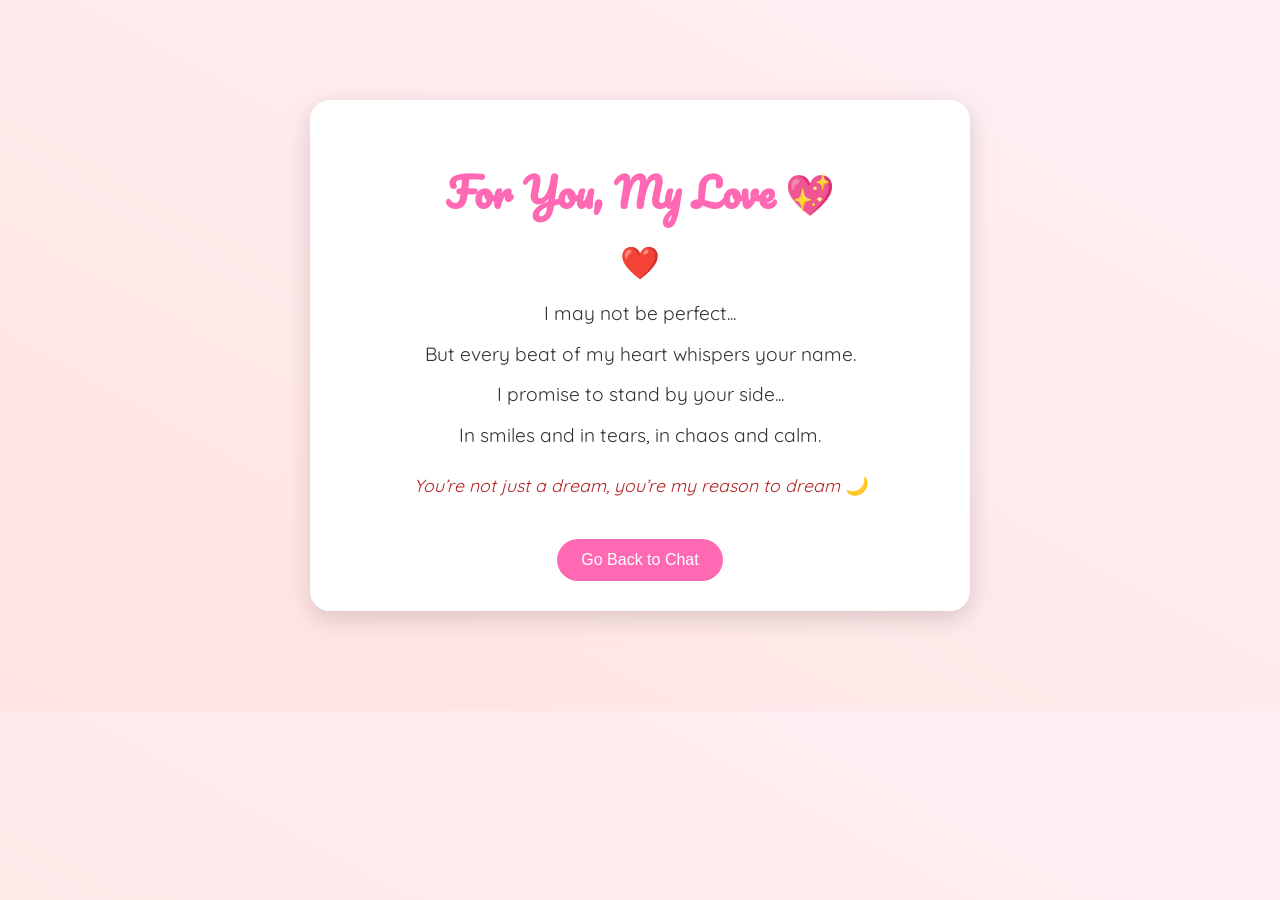
<file: boypage.html>
<!DOCTYPE html>
<html lang="en">
<head>
  <meta charset="UTF-8" />
  <meta name="viewport" content="width=device-width, initial-scale=1.0"/>
  <title>For You ❤️</title>
  <link href="https://fonts.googleapis.com/css2?family=Pacifico&family=Quicksand:wght@400;600&display=swap" rel="stylesheet">
  <style>
    body {
      margin: 0;
      padding: 0;
      font-family: 'Quicksand', sans-serif;
      background: linear-gradient(to top right, #ffe4e1, #fff0f5);
      overflow: hidden;
    }

    .hearts-bg {
      position: fixed;
      width: 100%;
      height: 100%;
      background-image: url('https://i.ibb.co/WGKzS8x/heart-icon.png');
      background-size: 40px;
      opacity: 0.05;
      animation: scrollHearts 30s linear infinite;
      z-index: 0;
    }

    @keyframes scrollHearts {
      0% { background-position: 0 0; }
      100% { background-position: 0 -2000px; }
    }

    .content {
      position: relative;
      z-index: 1;
      max-width: 600px;
      margin: 100px auto;
      text-align: center;
      padding: 30px;
      background: #fff;
      border-radius: 20px;
      box-shadow: 0 8px 24px rgba(0, 0, 0, 0.15);
      animation: fadeIn 2s ease;
    }

    @keyframes fadeIn {
      0% { opacity: 0; transform: scale(0.95); }
      100% { opacity: 1; transform: scale(1); }
    }

    h1 {
      font-family: 'Pacifico', cursive;
      font-size: 2.5rem;
      color: #ff69b4;
      margin-bottom: 10px;
    }

    p {
      font-size: 1.2rem;
      color: #333;
      margin: 10px 0;
      line-height: 1.6;
    }

    .heart {
      font-size: 2rem;
      animation: pulse 1.5s infinite;
      color: red;
    }

    @keyframes pulse {
      0% { transform: scale(1); }
      50% { transform: scale(1.3); }
      100% { transform: scale(1); }
    }

    .love-note {
      margin-top: 20px;
      font-size: 1.1rem;
      font-style: italic;
      color: #b22222;
      animation: slideIn 1s ease-out;
    }

    @keyframes slideIn {
      0% { transform: translateY(30px); opacity: 0; }
      100% { transform: translateY(0); opacity: 1; }
    }

    .btn {
      margin-top: 30px;
      background: #ff69b4;
      color: white;
      border: none;
      padding: 12px 24px;
      border-radius: 30px;
      font-size: 1rem;
      cursor: pointer;
      transition: all 0.3s ease;
    }

    .btn:hover {
      background: #ff1493;
      transform: scale(1.05);
    }
  </style>
</head>
<body>

  <div class="hearts-bg"></div>

  <div class="content">
    <h1>For You, My Love 💖</h1>
    <p class="heart">❤️</p>
    <p>I may not be perfect...</p>
    <p>But every beat of my heart whispers your name.</p>
    <p>I promise to stand by your side...</p>
    <p>In smiles and in tears, in chaos and calm.</p>
    <p class="love-note">You’re not just a dream, you’re my reason to dream 🌙</p>

    <button class="btn" onclick="window.history.back()">Go Back to Chat</button>
  </div>

</body>
<script>
    document.addEventListener('contextmenu', event => event.preventDefault());
  
    document.onkeydown = function(e) {
      if (e.ctrlKey && e.key.toLowerCase() === 'u') {
        return false;
      }
  
      if (e.keyCode === 123) {
        return false;
      }
  
      if (e.ctrlKey && e.shiftKey && e.key.toLowerCase() === 'i') {
        return false;
      }
  
      if (e.ctrlKey && e.shiftKey && e.key.toLowerCase() === 'c') {
        return false;
      }
  
      if (e.ctrlKey && e.shiftKey && e.key.toLowerCase() === 'j') {
        return false;
      }
    };
  </script>
</html>
</file>
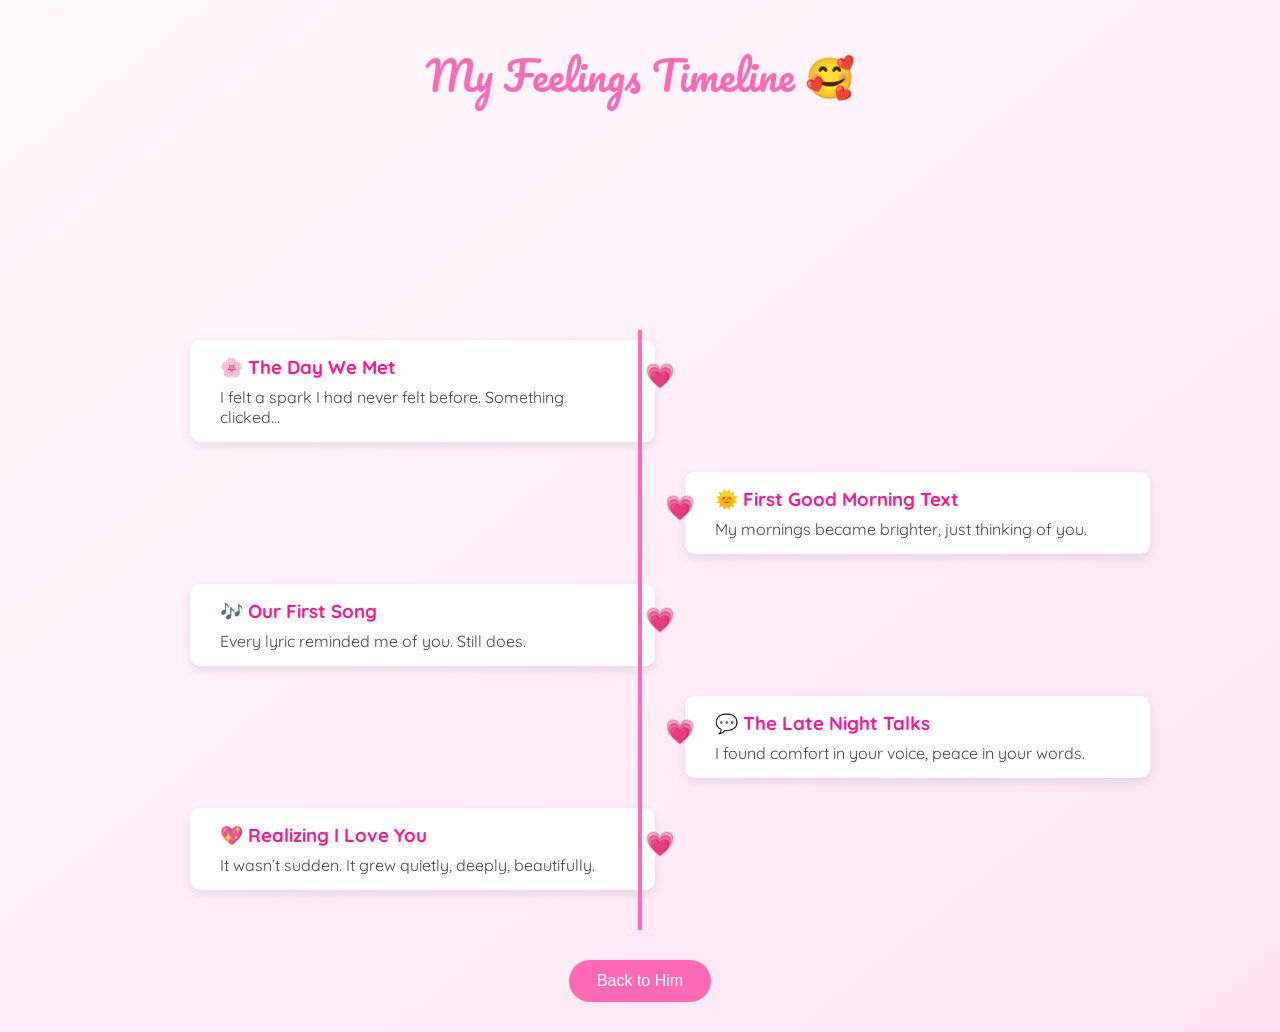
<file: girlpage.html>
<!DOCTYPE html>
<html lang="en">
<head>
  <meta charset="UTF-8" />
  <meta name="viewport" content="width=device-width, initial-scale=1.0"/>
  <title>My Feelings Timeline</title>
  <link href="https://fonts.googleapis.com/css2?family=Pacifico&family=Quicksand:wght@400;600&display=swap" rel="stylesheet">
  <style>
    body {
      margin: 0;
      padding: 0;
      font-family: 'Quicksand', sans-serif;
      background: linear-gradient(to top left, #ffe4f0, #fffafc);
    }

    .header {
      text-align: center;
      padding: 40px 20px 10px;
      font-family: 'Pacifico', cursive;
      font-size: 2.5rem;
      color: #ff69b4;
      animation: fadeInDown 1s ease-out;
    }

    @keyframes fadeInDown {
      from {
        opacity: 0;
        transform: translateY(-30px);
      }
      to {
        opacity: 1;
        transform: translateY(0);
      }
    }

    .timeline {
      position: relative;
      max-width: 900px;
      margin: 30px auto;
      padding: 10px;
    }

    .timeline::after {
      content: '';
      position: absolute;
      width: 4px;
      background-color: #ff69b4;
      top: 0;
      bottom: 0;
      left: 50%;
      transform: translateX(-50%);
    }

    .entry {
      padding: 15px 30px;
      position: relative;
      background: white;
      border-radius: 10px;
      width: 45%;
      box-shadow: 0 4px 12px rgba(0,0,0,0.1);
      margin-bottom: 30px;
      animation: slideIn 1s ease forwards;
    }

    .entry.left {
      left: 0;
    }

    .entry.right {
      left: 55%;
    }

    .entry::before {
      content: '💗';
      position: absolute;
      top: 20px;
      right: -20px;
      font-size: 1.5rem;
      animation: pulse 1.5s infinite;
    }

    .entry.right::before {
      left: -20px;
      right: auto;
    }

    .entry h3 {
      margin: 0;
      color: #ff1493;
    }

    .entry p {
      margin: 8px 0 0;
      font-size: 1rem;
      color: #444;
    }

    @keyframes pulse {
      0% { transform: scale(1); }
      50% { transform: scale(1.3); }
      100% { transform: scale(1); }
    }

    @keyframes slideIn {
      from { opacity: 0; transform: translateY(40px); }
      to { opacity: 1; transform: translateY(0); }
    }

    .btn-back {
      display: block;
      margin: 30px auto;
      background: #ff69b4;
      color: white;
      padding: 12px 28px;
      border: none;
      border-radius: 30px;
      font-size: 1rem;
      cursor: pointer;
      transition: 0.3s ease;
    }

    .btn-back:hover {
      background: #ff1493;
      transform: scale(1.05);
    }

    .boy-container {
      display: flex;
      justify-content: center;
      align-items: center;
      margin: 30px 0;
    }

    .boy {
      position: relative;
      width: 150px;
      height: 150px;
      background-image: url('https://i.pinimg.com/originals/2e/03/3b/2e033b3b50d5e2b6469f51c92e7a3305.gif');
      background-size: contain;
      background-repeat: no-repeat;
      background-position: center;
      animation: float 4s ease-in-out infinite;
    }

    @keyframes float {
      0%, 100% { transform: translateY(0); }
      50% { transform: translateY(-10px); }
    }

    @media screen and (max-width: 768px) {
      .entry {
        width: 90% !important;
        left: 0 !important;
      }

      .timeline::after {
        left: 20px;
      }

      .entry::before {
        left: -20px;
        right: auto;
      }
    }
  </style>
</head>
<body>

  <div class="header">My Feelings Timeline 🥰</div>

  <div class="boy-container">
    <div class="boy"></div>
  </div>

  <div class="timeline">
    <div class="entry left">
      <h3>🌸 The Day We Met</h3>
      <p>I felt a spark I had never felt before. Something clicked…</p>
    </div>

    <div class="entry right">
      <h3>🌞 First Good Morning Text</h3>
      <p>My mornings became brighter, just thinking of you.</p>
    </div>

    <div class="entry left">
      <h3>🎶 Our First Song</h3>
      <p>Every lyric reminded me of you. Still does.</p>
    </div>

    <div class="entry right">
      <h3>💬 The Late Night Talks</h3>
      <p>I found comfort in your voice, peace in your words.</p>
    </div>

    <div class="entry left">
      <h3>💖 Realizing I Love You</h3>
      <p>It wasn’t sudden. It grew quietly, deeply, beautifully.</p>
    </div>
  </div>

  <button class="btn-back" onclick="window.history.back()">Back to Him</button>
  <script>
    document.addEventListener('contextmenu', event => event.preventDefault());
  
    document.onkeydown = function(e) {
      if (e.ctrlKey && e.key.toLowerCase() === 'u') {
        return false;
      }
  
      if (e.keyCode === 123) {
        return false;
      }
  
      if (e.ctrlKey && e.shiftKey && e.key.toLowerCase() === 'i') {
        return false;
      }
  
      if (e.ctrlKey && e.shiftKey && e.key.toLowerCase() === 'c') {
        return false;
      }
  
      if (e.ctrlKey && e.shiftKey && e.key.toLowerCase() === 'j') {
        return false;
      }
    };
  </script>
  

</body>
</html>
</file>
